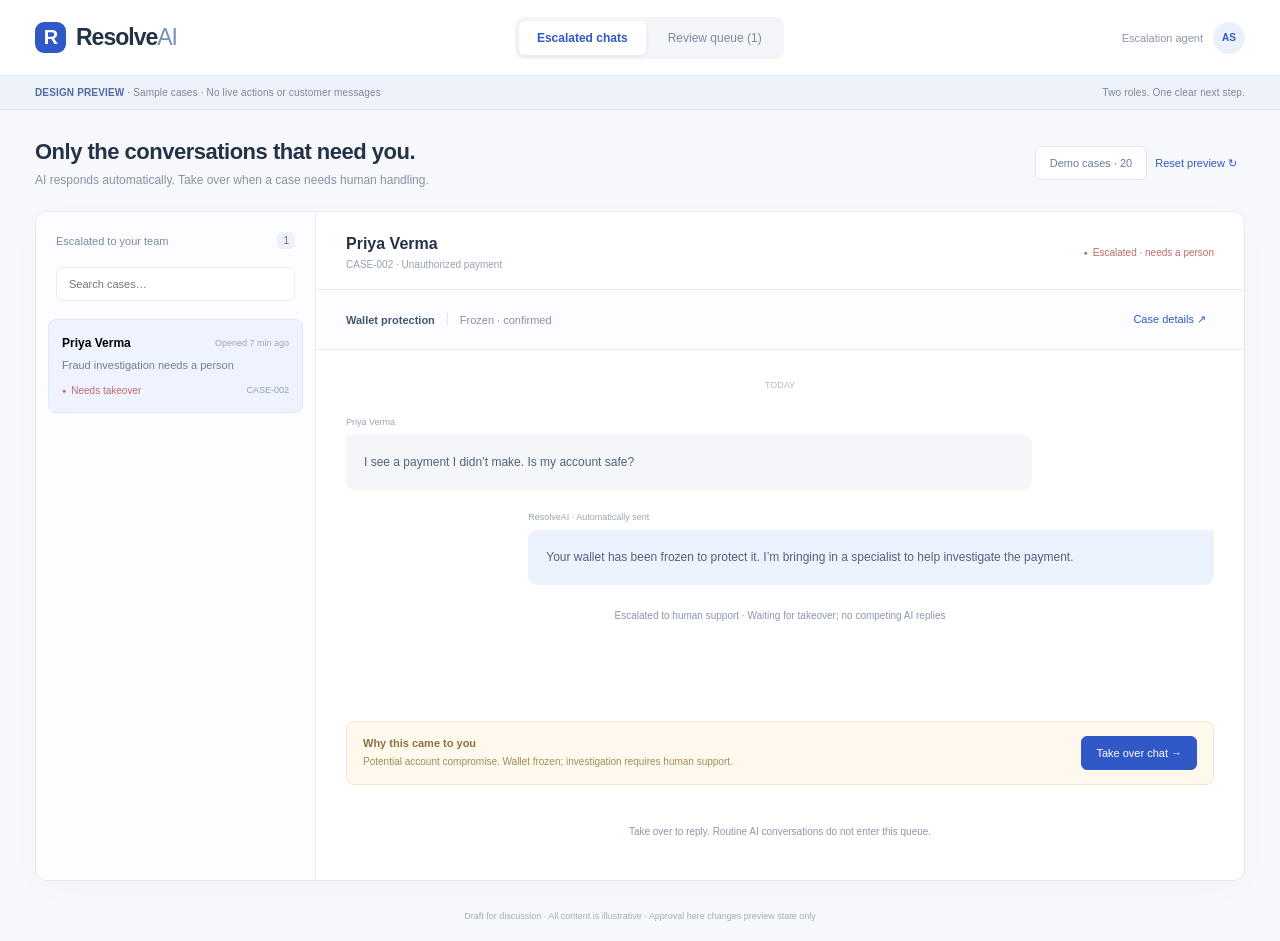
<file: ui/design-preview.html>
<!doctype html>
<html lang="en"><head><meta charset="utf-8"><meta name="viewport" content="width=device-width, initial-scale=1"><title>ResolveAI · Design preview</title>
<style>
:root{--ink:#243247;--muted:#8792a4;--line:#e8ecf2;--blue:#3058c7;--bg:#f6f8fb;--green:#23856c;--amber:#a87720}*{box-sizing:border-box}body{margin:0;color:var(--ink);background:var(--bg);font:14px -apple-system,BlinkMacSystemFont,"Segoe UI",sans-serif}button,input,textarea,select{font:inherit}button{cursor:pointer}button:disabled{opacity:.45;cursor:not-allowed}button:focus-visible,input:focus-visible,textarea:focus-visible{outline:3px solid #a6bdf4;outline-offset:3px}h1,h2,h3,p{margin:0}header{height:76px;border-bottom:1px solid var(--line);background:white;padding:0 35px;display:flex;align-items:center;justify-content:space-between}.brand{font-size:23px;font-weight:750;letter-spacing:-1px;display:flex;gap:10px;align-items:center}.brand-icon{height:31px;width:31px;color:white;background:var(--blue);border-radius:9px;display:grid;place-items:center;font-size:20px}.brand span:last-child{font-weight:400;color:#7d91b5}.nav{display:flex;background:#f3f5f9;padding:4px;border-radius:9px;gap:4px}.nav button{border:0;background:none;color:#7e8b9f;font-size:12px;padding:10px 18px;border-radius:6px}.nav button.active{color:var(--blue);background:white;box-shadow:0 2px 5px #182f6410;font-weight:600}.profile{font-size:11px;color:#8a96a7;display:flex;align-items:center;gap:10px}.avatar{width:32px;height:32px;border-radius:50%;background:#eaf0fc;color:var(--blue);display:grid;place-items:center;font-size:10px;font-weight:600}.preview-banner{padding:11px 35px;font-size:10px;color:#7d8798;display:flex;justify-content:space-between;background:#eef2fa;border-bottom:1px solid #e3e9f4;letter-spacing:.15px}.preview-banner strong{color:#506a9c;font-weight:600}.page-title{padding:29px 35px 24px;display:flex;justify-content:space-between;align-items:center}.page-title h1{font-size:22px;letter-spacing:-.5px;font-weight:650}.page-title p{font-size:12px;color:var(--muted);margin-top:8px}.text-button{background:none;color:var(--blue);border:0;font-size:11px;padding:8px}.layout{margin:0 35px 30px;border:1px solid var(--line);border-radius:12px;background:white;display:grid;grid-template-columns:280px minmax(0,1fr);min-height:670px;overflow:hidden;box-shadow:0 8px 35px #243d5f05}.queue{border-right:1px solid var(--line);padding:20px 12px;background:#fdfdff}.queue-heading{display:flex;justify-content:space-between;padding:0 8px;font-size:11px;color:#7c899e;align-items:center}.count{font-size:10px;background:#edf1f8;border-radius:5px;padding:3px 6px;color:#5e7396}.search{display:block;margin:18px 8px;width:calc(100% - 16px);border:1px solid var(--line);border-radius:7px;padding:10px 12px;font-size:11px;background:#fff;color:var(--ink)}.case-row{width:100%;border:1px solid transparent;background:none;border-radius:8px;text-align:left;padding:16px 13px;margin-bottom:7px}.case-row.selected{background:#eff3ff;border-color:#e0e8ff}.case-row:hover{background:#f3f6fb}.row-top{display:flex;align-items:center;justify-content:space-between}.case-row strong{font-size:12px;font-weight:650}.case-row time{font-size:9px;color:#9ba6b5}.case-row p{font-size:11px;line-height:1.6;color:#6e7e96;margin:7px 0 10px}.row-meta{display:flex;justify-content:space-between;align-items:center;font-size:9px;color:#92a0b4}.status{display:inline-flex;align-items:center;gap:5px;color:#75849a;font-size:10px}.status:before{content:'●';font-size:7px}.status.wait{color:var(--amber)}.status.done{color:var(--green)}.status.attention{color:#bd6b6b}.case-body{display:flex;flex-direction:column;min-width:0}.case-header{padding:23px 30px 19px;display:flex;justify-content:space-between;align-items:center;border-bottom:1px solid var(--line)}.case-header h2{font-size:16px;font-weight:650}.case-header small{font-size:10px;color:#97a1b2;display:block;margin-top:6px}.context{padding:15px 30px;border-bottom:1px solid var(--line);display:flex;align-items:center;gap:12px;font-size:11px;color:#8591a4;background:#fdfdff}.context strong{font-weight:600;color:#435572}.context .separator{height:13px;width:1px;background:#e1e7f0}.context .more{margin-left:auto}.thread{padding:30px;flex:1;min-height:260px}.day{text-align:center;font-size:9px;color:#b0b9c7;margin-bottom:27px}.message{max-width:79%;margin-bottom:22px}.message .label{font-size:9px;color:#9aa5b6;margin-bottom:8px}.bubble{padding:16px 18px;font-size:12px;line-height:1.9;background:#f4f6fa;border-radius:0 9px 9px 9px;color:#52627b;white-space:pre-wrap}.message.outgoing{margin-left:auto}.message.outgoing .bubble{background:#edf2ff;border-radius:9px 0 9px 9px}.event{font-size:10px;line-height:1.7;color:#8c98ac;text-align:center;margin:20px 0}.composer{margin:0 30px 25px;border:1px solid #dde5f3;border-radius:9px;overflow:hidden}.draft-header{padding:12px 15px;display:flex;align-items:center;justify-content:space-between;color:#6d83ac;background:#f7f9ff;font-size:10px}.draft-header strong{color:var(--blue);font-weight:600}.draft-header span:last-child{color:#98a4b7;font-size:9px}textarea{border:0;width:100%;resize:vertical;min-height:110px;color:#52627b;padding:16px;line-height:1.9;font-size:12px;background:white}.compose-bottom{border-top:1px solid var(--line);padding:12px 14px;display:flex;align-items:center;justify-content:space-between;gap:12px}.button{border:1px solid #dfe6f1;background:#fff;border-radius:6px;color:#687c9b;font-size:11px;padding:10px 14px;font-weight:500}.button.primary{background:var(--blue);border-color:var(--blue);color:#fff}.button.danger{color:#bb616b;border-color:#edcfd4}.action-strip{margin:0 30px 18px;background:#fff9ed;border:1px solid #f2e7cd;border-radius:8px;padding:14px 16px;display:flex;align-items:center;justify-content:space-between;gap:15px}.action-strip p{font-size:10px;color:#a28b5d;line-height:1.7}.action-strip strong{font-size:11px;font-weight:600;color:#8b733f;display:block;margin-bottom:4px}.review-content{padding:30px;max-width:820px;width:100%;margin:auto;flex:1}.review-label{font-size:9px;letter-spacing:1.1px;color:#8c9bb3;margin-bottom:10px}.review-content h3{font-size:24px;font-weight:600;letter-spacing:-.6px}.review-content>p{font-size:12px;color:#8a97ab;line-height:1.8;margin-top:9px}.decision-facts{margin-top:30px;border:1px solid var(--line);border-radius:9px;padding:5px 20px}.fact{display:grid;grid-template-columns:155px 1fr;padding:17px 0;border-bottom:1px solid var(--line);gap:12px;font-size:11px;line-height:1.7}.fact:last-child{border:0}.fact dt{color:#8c99ad}.fact dd{margin:0;color:#465975}.policy{padding:17px 20px;background:#f7f9fd;border:1px solid #e8edf5;border-radius:8px;margin-top:20px;font-size:11px;color:#7989a4;line-height:1.9}.policy strong{color:#4f6486;font-weight:600}.evidence-buttons{display:flex;gap:20px;margin-top:18px}.decision-footer{border-top:1px solid var(--line);padding:20px 30px;display:flex;justify-content:space-between;gap:10px;align-items:center}.decision-footer small{font-size:10px;color:#96a2b5}.decision-buttons{display:flex;gap:8px;flex-wrap:wrap}.notice{font-size:11px;line-height:1.8;color:#628372;padding:15px;background:#eef8f2;border-radius:8px;margin-top:20px}.internal-note{border:1px solid var(--line);padding:12px;border-radius:6px;font-size:11px;width:100%;margin-top:18px}.empty{padding:35px 14px;text-align:center;font-size:11px;line-height:1.9;color:#9aa6b8}dialog{border:0;padding:28px;border-radius:12px;box-shadow:0 10px 70px #15244440;max-width:570px;width:90vw;color:var(--ink)}dialog::backdrop{background:#182b4c55}dialog h3{font-size:16px;margin-bottom:15px}dialog p{font-size:12px;color:#6d7e97;line-height:1.9;white-space:pre-line}.dialog-close{float:right;background:none;border:0;font-size:22px;color:#8b98ac}.toast{position:fixed;bottom:22px;left:50%;transform:translateX(-50%);padding:12px 20px;background:#263c63;color:white;border-radius:8px;font-size:11px;box-shadow:0 4px 20px #10264f20}.hidden{display:none!important}.prototype-footer{font-size:9px;color:#a1acbd;text-align:center;padding:0 20px 20px}.case-actions{display:flex;gap:8px;align-items:center}.back-to-agent{margin-top:18px}.empty h3{font-size:14px;color:#697e9e;margin-bottom:8px}
@media(min-width:1500px){.layout{max-width:1400px;margin-left:auto;margin-right:auto}.page-title{max-width:1470px;margin:auto}.case-header,.context{padding-left:40px;padding-right:40px}.thread{padding:35px 40px}.composer,.action-strip{margin-left:40px;margin-right:40px}.review-content{max-width:830px;padding:40px}}
@media(max-width:850px){header{padding:0 20px}.profile{display:none}.layout{margin:0 18px 20px;grid-template-columns:220px minmax(0,1fr)}.page-title{padding:24px 20px}.case-header,.context,.thread{padding-left:20px;padding-right:20px}.composer,.action-strip{margin-left:20px;margin-right:20px}.context{flex-wrap:wrap;gap:8px}.fact{grid-template-columns:120px 1fr}.review-content{padding:24px}.decision-footer{align-items:flex-start;flex-direction:column}.action-strip{align-items:flex-start;flex-direction:column}}
@media(max-width:600px){header{height:auto;min-height:105px;gap:20px;flex-wrap:wrap;padding:18px}.brand{font-size:20px}.nav{width:100%;justify-content:space-around}.nav button{flex:1}.preview-banner{padding:10px 18px;line-height:1.7}.preview-banner>span:last-child{display:none}.page-title h1{font-size:20px}.layout{display:block;min-height:0}.queue{border-right:0;border-bottom:1px solid var(--line);padding:15px}.queue .case-row:not(.selected){display:none}.search{margin:12px 0;width:100%}.case-row{margin:0;padding:12px}.queue-heading{padding:0}.thread{min-height:230px}.case-header{align-items:flex-start;gap:14px}.message{max-width:95%}.composer{margin-bottom:20px}.compose-bottom{flex-wrap:wrap}.review-content{padding:22px}.review-content h3{font-size:22px}.fact{grid-template-columns:1fr;gap:4px;padding:13px 0}.decision-footer{padding:20px}.decision-buttons{width:100%}.decision-buttons button{flex:1;padding:10px}.page-title .text-button{padding-right:0}.action-strip{margin-top:0}}
</style><link rel="stylesheet" href="/ui/demo-panel.css"></head>
<body>
<header><div class="brand"><div class="brand-icon">R</div><div>Resolve<span>AI</span></div></div><nav class="nav" aria-label="Workspace"><button id="agent-tab" class="active">Escalated chats</button><button id="review-tab">Review queue <span id="review-badge"></span></button></nav><div class="profile"><span id="persona">Escalation agent</span><div class="avatar" id="persona-avatar">AS</div></div></header>
<div class="preview-banner"><span><strong>DESIGN PREVIEW</strong> · Sample cases · No live actions or customer messages</span><span>Two roles. One clear next step.</span></div>
<div class="page-title"><div><h1 id="page-title">Escalated conversations.</h1><p id="page-subtitle">AI handles routine chats. You take over only when a case is escalated.</p></div><div><span id="demo-active" class="demo-active-label"></span><button class="button" id="demo-cases">Demo cases · 20</button><button class="text-button" id="reset">Reset preview ↻</button></div></div>
<div class="layout"><aside class="queue"><div class="queue-heading"><span id="queue-title">Needs your attention</span><span class="count" id="queue-count">3</span></div><input class="search" id="search" aria-label="Search sample cases" placeholder="Search cases…"><div id="queue"></div></aside><main class="case-body" id="content"></main></div>
<div class="prototype-footer">Draft for discussion · All content is illustrative · Approval here changes preview state only</div>
<dialog id="details"><button class="dialog-close" id="close-details" aria-label="Close details">×</button><h3 id="details-title"></h3><p id="details-text"></p></dialog>
<div class="toast hidden" role="status" id="toast"></div>
<script src="/ui/demo-scenarios.js"></script>
<script>
const $=s=>document.querySelector(s),escape=s=>String(s).replace(/[&<>"']/g,c=>({'&':'&amp;','<':'&lt;','>':'&gt;','"':'&quot;',"'":'&#39;'}[c]));
let role='agent',selected='priya',pending=true,decision=null,decisionNote='',timer;
let claimed={},sent={},returned={};
const cases={rahul:{name:'Rahul Sharma',id:'CASE-001',issue:'Flight payment failed',amount:'₹5,000',payee:'Flight booking',payment:'Failed · funds debited',time:'4 min',message:'₹5,000 was deducted for my flight booking, but the payment failed. Can you help me get my money back?'},priya:{name:'Priya Verma',id:'CASE-002',issue:'Unauthorized payment',amount:null,payee:'Wallet protection',payment:'Frozen · confirmed',time:'7 min',message:'I see a payment I didn’t make. Is my account safe?'}};
function humanCases(){return ['priya',...(decision==='info'?['rahul']:[])].filter(k=>!returned[k]);}
function status(){if(role==='review')return pending?'Awaiting decision':'Decision recorded';return claimed[selected]?'Human handling':'Escalated · needs a person';}
function toast(message){$('#toast').textContent=message;$('#toast').classList.remove('hidden');clearTimeout(timer);timer=setTimeout(()=>$('#toast').classList.add('hidden'),3200);}
function setRole(value){role=value;selected=value==='review'?'rahul':humanCases()[0]||'priya';$('#search').value='';render();}
function render(){
 $('#agent-tab').classList.toggle('active',role==='agent');$('#review-tab').classList.toggle('active',role==='review');$('#persona').textContent=role==='agent'?'Escalation agent':'Approver';$('#persona-avatar').textContent=role==='agent'?'AS':'RK';$('#review-badge').textContent=pending?'(1)':'';
 $('#page-title').textContent=role==='agent'?'Only the conversations that need you.':'One request. An informed decision.';$('#page-subtitle').textContent=role==='agent'?'AI responds automatically. Take over when a case needs human handling.':'Review the exception; AI keeps routine customer communication moving.';
 $('#queue-title').textContent=role==='agent'?'Escalated to your team':'Awaiting a decision';$('#queue-count').textContent=role==='agent'?humanCases().length:pending?'1':'0';renderQueue();role==='agent'?renderAgent():renderReview();
}
function renderQueue(){const query=$('#search').value.toLowerCase();const rows=role==='agent'?humanCases():pending?['rahul']:[];$('#queue').innerHTML=rows.filter(k=>(cases[k].name+' '+cases[k].issue).toLowerCase().includes(query)).map(k=>{const c=cases[k];return `<button class="case-row ${selected===k?'selected':''}" data-select="${k}"><div class="row-top"><strong>${c.name}</strong><time>Opened ${c.time} ago</time></div><p>${role==='review'?'Refund '+c.amount+' · above auto limit':k==='priya'?'Fraud investigation needs a person':'Reviewer needs customer information'}</p><div class="row-meta"><span class="status ${role==='review'?'wait':'attention'}">${role==='review'?'Waiting for approval':claimed[k]?'Human handling':'Needs takeover'}</span><span>${c.id}</span></div></button>`;}).join('')||'<div class="empty">No cases need your attention.</div>';}
function header(c){return `<div class="case-header"><div><h2>${c.name}</h2><small>${c.id} · ${c.issue}</small></div><span class="status ${role==='review'?'wait':'attention'}">${status()}</span></div>`;}
function renderAgent(){if(!humanCases().includes(selected)){ $('#content').innerHTML='<div class="review-content empty" style="padding-top:140px"><h3>You’re all caught up.</h3><p>AI continues routine conversations. New escalations will appear here.</p></div>';return;}
 const c=cases[selected],taken=claimed[selected];const aiText=selected==='priya'?'Your wallet has been frozen to protect it. I’m bringing in a specialist to help investigate the payment.':'I’ve requested specialist review of your ₹5,000 payment. We need one more detail before the reviewer can decide.';
 const reason=selected==='priya'?'Potential account compromise. Wallet frozen; investigation requires human support.':decisionNote;
 $('#content').innerHTML=header(c)+`<div class="context"><strong>${c.payee}</strong>${c.amount?`<span class="separator"></span><strong>${c.amount}</strong>`:''}<span class="separator"></span><span>${c.payment}</span><button class="text-button more" data-evidence="payment">Case details ↗</button></div><div class="thread"><div class="day">TODAY</div><div class="message"><div class="label">${c.name}</div><div class="bubble">${c.message}</div></div><div class="message outgoing"><div class="label">ResolveAI · Automatically sent</div><div class="bubble">${aiText}</div></div><div class="event">Escalated to human support · ${taken?'AI paused while you handle this conversation':'Waiting for takeover; no competing AI replies'}</div>${(sent[selected]||[]).map(m=>`<div class="message outgoing"><div class="label">You · Sent</div><div class="bubble">${escape(m)}</div></div>`).join('')}</div><div class="action-strip"><div><strong>Why this came to you</strong><p>${escape(reason||'A specialist needs additional customer information.')}</p></div>${!taken?'<button class="button primary" id="takeover">Take over chat →</button>':'<span class="status done">You’re handling this</span>'}</div>${taken?`<div class="composer"><div class="draft-header"><strong>Reply as human support</strong><button class="text-button" id="return-ai">Return to AI</button></div><textarea id="reply" aria-label="Human reply" placeholder="Write your reply to the customer…"></textarea><div class="compose-bottom"><button class="text-button" data-evidence="timeline">View handoff history</button><button class="button primary" id="send-reply">Send reply ↗</button></div></div>`:'<div class="event" style="padding:0 20px 20px">Take over to reply. Routine AI conversations do not enter this queue.</div>'}`;
}
function renderReview(){const c=cases.rahul;if(!pending){const outcome=decision==='approved'?'AI automatically sent the confirmed refund outcome to the customer. No chat-agent review is required.':decision==='rejected'?'AI automatically notified the customer of the rejection and the reviewer’s reason.':'The case is now in Escalated chats. A human will collect the requested information.';$('#content').innerHTML=`<div class="review-content empty" style="padding-top:120px"><h3>Decision recorded.</h3><p>${outcome}</p>${decision==='approved'?'<div class="notice">Preview outcome: ₹5,000 credited to wallet · RFND-T1002<br>ResolveAI: “Your failed flight payment has been reversed and credited to your wallet. Reference RFND-T1002.”</div>':''}<button class="button back-to-agent" id="go-agent">Open escalated chats →</button></div>`;return;}
 $('#content').innerHTML=header(c)+`<div class="review-content"><div class="review-label">AI-ESCALATED REFUND REQUEST</div><h3>Reverse the failed ₹5,000 payment.</h3><p>AI identified the issue and requested a decision. The customer has already received a pending-review update.</p><dl class="decision-facts"><div class="fact"><dt>Payment</dt><dd>Flight booking · T1002</dd></div><div class="fact"><dt>Current state</dt><dd>Failed · funds debited</dd></div><div class="fact"><dt>Requested action</dt><dd>Full reversal of ₹5,000 to the wallet</dd></div><div class="fact"><dt>Why you’re needed</dt><dd>Amount exceeds the ₹2,000 automatic-reversal limit.</dd></div></dl><div class="policy"><strong>Relevant rule</strong><br>Reversals above ₹2,000 require specialist approval before any money moves.<button class="text-button" data-evidence="policy">Read policy ↗</button></div><div class="evidence-buttons"><button class="text-button" data-evidence="conversation">Customer conversation</button><button class="text-button" data-evidence="timeline">Case timeline</button></div><textarea class="internal-note" id="decision-note" aria-label="Decision note" rows="2" placeholder="Add a note (required for rejection or information request)…"></textarea></div><div class="decision-footer"><small>AI sends confirmed approval/rejection outcomes.<br>Request information to hand the conversation to a person.</small><div class="decision-buttons"><button class="button" data-decision="info">Request information</button><button class="button danger" data-decision="rejected">Reject</button><button class="button primary" data-decision="approved">Approve ₹5,000 refund</button></div></div>`;
}
function evidence(type){const c=cases[selected];const content={payment:['Case details',`${c.name} · ${c.id}\n${c.payee}${c.amount?' · '+c.amount:''}\nPayment state: ${c.payment}\n\nOnly the linked payment is shown. Routine AI conversations stay outside the human queue.`],policy:['Policy evidence','Sample internal policy · resolveai_operations.md#Auto-reversal limit\n\nEligible failed/debited payments must be reversed for their exact amount. The automatic limit is ₹2,000; higher amounts need specialist approval.\n\nIllustrative preview only. No policy engine or payment API is called.'],conversation:['Customer conversation',cases.rahul.message+'\n\nResolveAI (automatic): Your request is awaiting specialist approval. No refund has been processed yet.'],timeline:['Case timeline',role==='review'?'Customer reported a failed flight payment.\nAI identified the transaction and retrieved policy.\nGateway held the request above ₹2,000.\nAI notified the customer.\nAwaiting approver decision.':'AI responded to the customer.\nThe case needed specialist handling and was escalated.\n'+(claimed[selected]?'Human took over; AI paused.':'Waiting for human takeover.') ]};$('#details-title').textContent=content[type][0];$('#details-text').textContent=content[type][1];$('#details').showModal();}
document.addEventListener('click',e=>{const row=e.target.closest('[data-select]');if(row){selected=row.dataset.select;render();}const detail=e.target.closest('[data-evidence]');if(detail)evidence(detail.dataset.evidence);if(e.target.closest('#takeover')){claimed[selected]=true;toast('Preview: human takeover confirmed. AI is paused for this case.');render();}if(e.target.closest('#return-ai')){returned[selected]=true;toast('Preview: returned to AI. Human conversation ownership released.');selected=humanCases()[0]||'priya';render();}if(e.target.closest('#go-agent'))setRole('agent');if(e.target.closest('#send-reply')){const text=$('#reply').value.trim();if(!text){toast('Write a reply before sending.');return;}(sent[selected]??=[]).push(text);toast('Preview: human reply sent after takeover. No real customer contacted.');render();}const button=e.target.closest('[data-decision]');if(button){const value=button.dataset.decision,note=$('#decision-note').value.trim();if(value!=='approved'&&!note){toast('Add a note so the next step is clear.');$('#decision-note').focus();return;}decision=value;decisionNote=note;pending=false;toast(value==='info'?'Preview: escalated to a human to collect information.':'Preview: AI automatically sent the decision outcome.');render();}});
$('#agent-tab').onclick=()=>setRole('agent');$('#review-tab').onclick=()=>setRole('review');$('#search').oninput=renderQueue;$('#close-details').onclick=()=>$('#details').close();$('#reset').onclick=()=>{pending=true;decision=null;decisionNote='';claimed={};sent={};returned={};setRole('agent');toast('Preview reset.');};render();
</script><script src="/ui/demo-panel.js"></script><script src="/ui/review-access.js"></script></body></html>
</file>
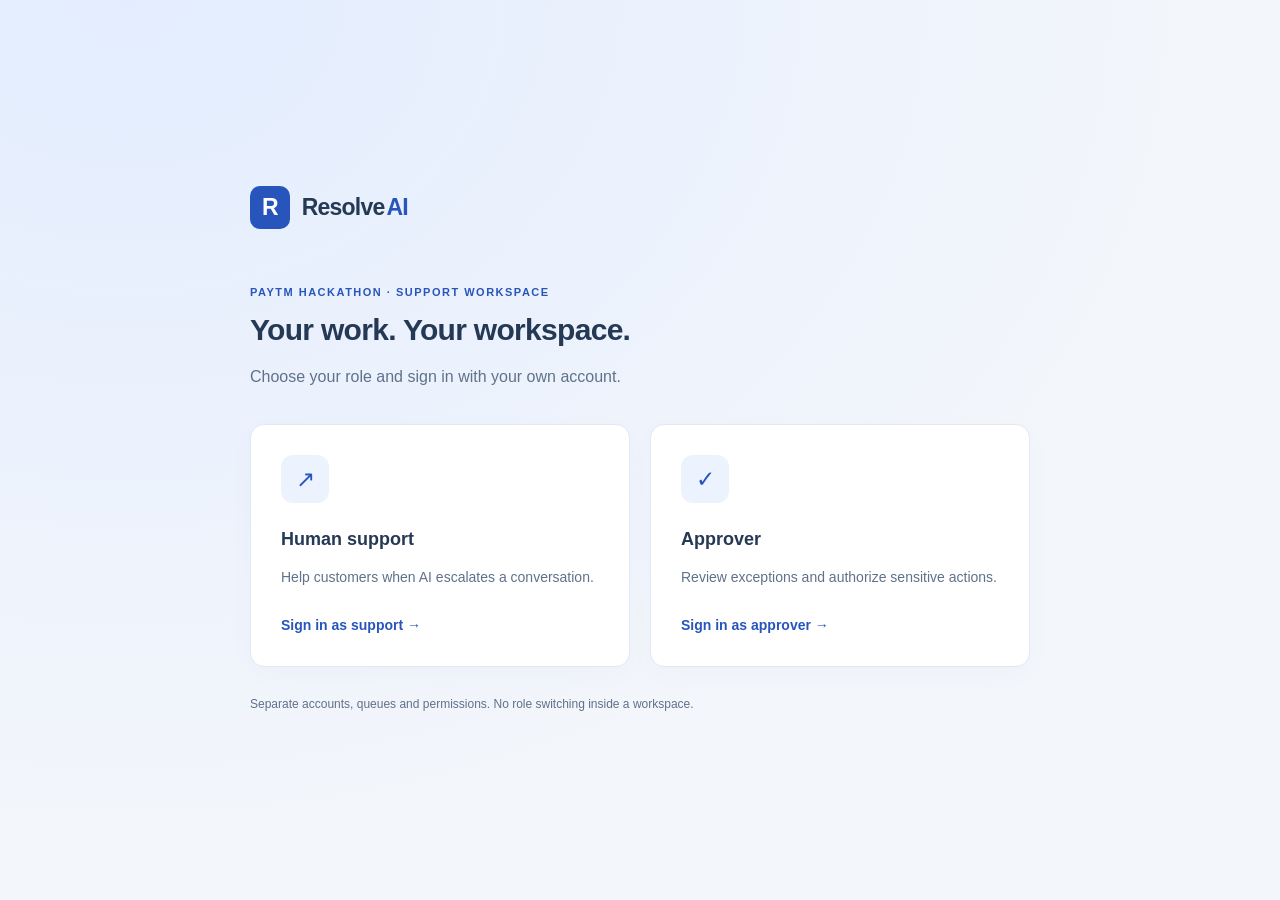
<file: ui/login-choice.html>
<!doctype html>
<html lang="en"><head><meta charset="utf-8"><meta name="viewport" content="width=device-width,initial-scale=1"><title>Sign in · ResolveAI</title><link rel="stylesheet" href="/ui/access.css"></head>
<body class="login-body"><main class="login-shell"><a class="brand" href="/"><span class="brand-mark">R</span>Resolve<span>AI</span></a><p class="eyebrow">PAYTM HACKATHON · SUPPORT WORKSPACE</p><h1>Your work. Your workspace.</h1><p class="intro">Choose your role and sign in with your own account.</p><div class="role-options"><a class="role-option" href="/login/agent"><span class="role-icon">↗</span><h2>Human support</h2><p>Help customers when AI escalates a conversation.</p><span class="link-label">Sign in as support →</span></a><a class="role-option" href="/login/approver"><span class="role-icon">✓</span><h2>Approver</h2><p>Review exceptions and authorize sensitive actions.</p><span class="link-label">Sign in as approver →</span></a></div><p class="fine-print">Separate accounts, queues and permissions. No role switching inside a workspace.</p></main></body></html>
</file>
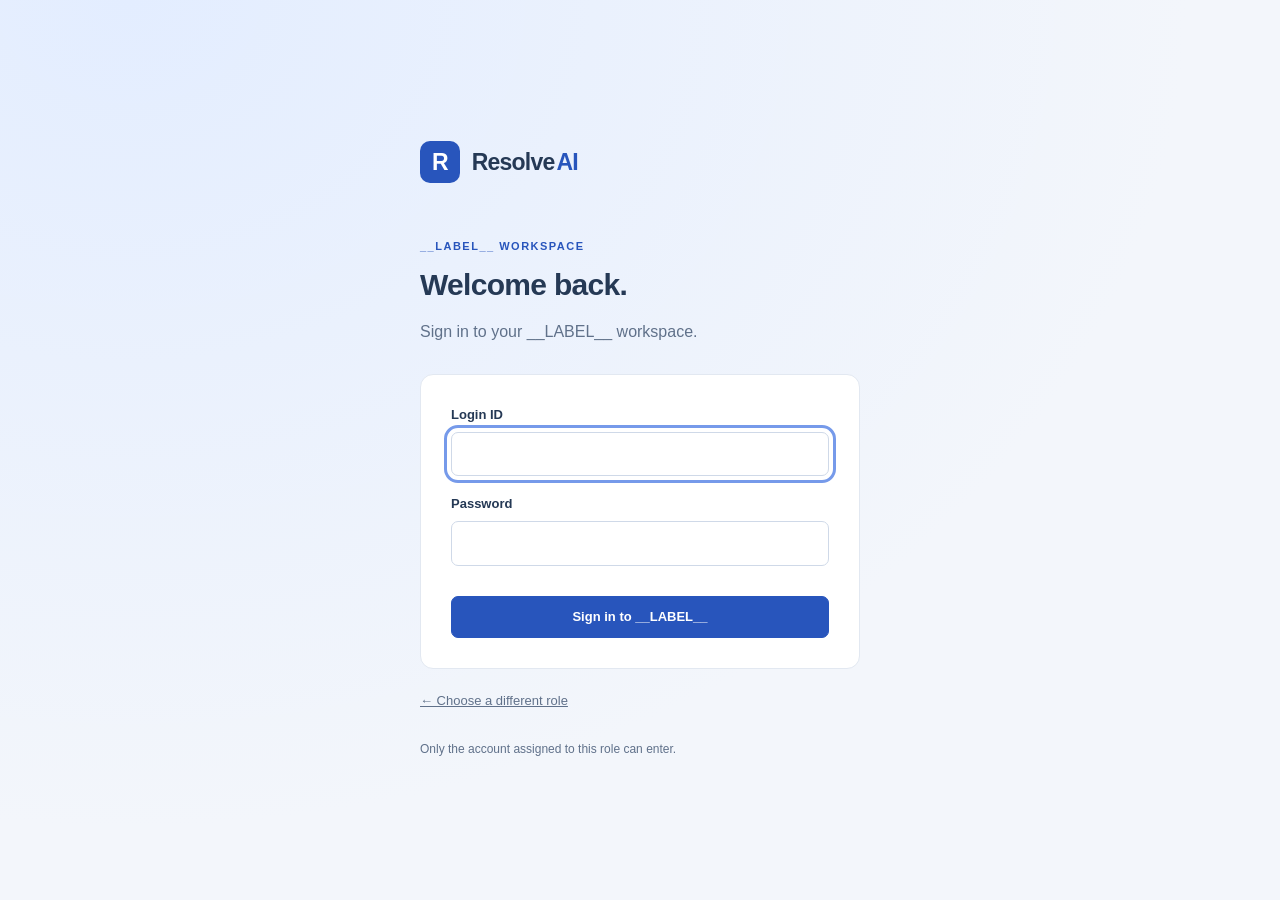
<file: ui/login.html>
<!doctype html>
<html lang="en"><head><meta charset="utf-8"><meta name="viewport" content="width=device-width,initial-scale=1"><title>__LABEL__ sign in · ResolveAI</title><link rel="stylesheet" href="/ui/access.css"><script src="/ui/login.js" defer></script></head>
<body class="login-body" data-role="__ROLE__"><main class="login-shell login-narrow"><a class="brand" href="/"><span class="brand-mark">R</span>Resolve<span>AI</span></a><p class="eyebrow">__LABEL__ WORKSPACE</p><h1>Welcome back.</h1><p class="intro">Sign in to your __LABEL__ workspace.</p><form id="login-form" class="login-card"><label for="username">Login ID</label><input id="username" name="username" autocomplete="username" required maxlength="100" autofocus><label for="password">Password</label><input id="password" name="password" type="password" autocomplete="current-password" required maxlength="200"><p id="login-error" class="error" role="alert"></p><button class="button primary full" id="login-submit" type="submit">Sign in to __LABEL__</button></form><a class="muted-link" href="/">← Choose a different role</a><p class="fine-print">Only the account assigned to this role can enter.</p></main></body></html>
</file>
<file: ui/demo-panel.css>
#demo-catalog{width:min(1040px,95vw);max-width:1040px;max-height:90vh;padding:25px}#demo-catalog::backdrop{background:#182b4c66}.catalog-heading{display:flex;align-items:center;justify-content:space-between;gap:20px}.catalog-heading h2{font-size:19px}.catalog-note{color:#7b889d;font-size:11px;line-height:1.8;margin:14px 0}.catalog-controls{display:flex;gap:10px;align-items:center;flex-wrap:wrap;margin:15px 0}.catalog-controls select{border:1px solid #dce4f1;padding:9px;border-radius:6px;color:#516783;background:white;font:inherit;font-size:11px}.catalog-results{font-size:11px;color:#6d819f;margin-bottom:12px}.scenario-row{border:1px solid #e5eaf2;border-radius:9px;padding:15px 17px;margin:10px 0}.scenario-row-top{display:flex;justify-content:space-between;align-items:center;gap:16px}.scenario-row h3{font-size:12px}.scenario-row small{display:block;font-size:10px;color:#91a0b5;margin-top:5px}.scenario-row details{font-size:11px;color:#657a97;line-height:1.8;margin-top:12px}.scenario-row summary{cursor:pointer;color:#5578b0}.scenario-row p{font-size:11px;line-height:1.8;margin-top:9px;white-space:normal}.catalog-route{display:inline-block;padding:4px 7px;border-radius:5px;background:#f1f4fa;color:#6a7d9b;font-size:9px;white-space:nowrap}.catalog-buttons{display:flex;gap:8px;align-items:center;flex-wrap:wrap}.scenario-observation{padding:24px 30px;border-bottom:1px solid #e8ecf2;background:#fafbfe}.scenario-observation strong{font-size:12px;color:#425e8c}.scenario-observation p{font-size:11px;line-height:1.8;color:#8291a8;margin-top:8px}.demo-result{margin-top:15px;font-size:11px;color:#277f65}.scenario-meta{padding:0 30px 22px;font-size:10px;line-height:1.8;color:#8391a6}.scenario-meta details{border-top:1px solid #e8ecf2;padding-top:12px}.scenario-meta summary{cursor:pointer;color:#607fae}.scenario-meta p{margin-top:8px;white-space:normal}.scenario-meta .cap-gap{color:#a37a36}.demo-active-label{font-size:10px;color:#738ab0;display:inline-block;margin-right:10px}#catalog-close{font-size:22px;background:none;border:0;color:#8293ad;padding:3px 8px}@media(max-width:600px){.scenario-row-top{align-items:flex-start;flex-direction:column}#demo-catalog{padding:18px}.scenario-observation{padding:20px}.catalog-buttons .button{padding:8px 10px}}
</file>
<file: ui/access.css>
:root{--blue:#2855bc;--ink:#253955;--muted:#60718a;--line:#e2e8f1;--bg:#f3f6fb;--green:#177456;--amber:#8d601b;--red:#ab3647}*{box-sizing:border-box}body{margin:0;background:var(--bg);color:var(--ink);font:14px/1.6 -apple-system,BlinkMacSystemFont,"Segoe UI",sans-serif}h1,h2,h3,p{margin:0}h1{font-size:30px;line-height:1.25;letter-spacing:-.7px}h2{font-size:18px}h3{font-size:15px}a{color:var(--blue)}button,input,textarea,select{font:inherit}button,a,input,textarea,select{outline-offset:4px}button:focus-visible,a:focus-visible,input:focus-visible,textarea:focus-visible,select:focus-visible{outline:3px solid #769aea}button{cursor:pointer}button:disabled{opacity:.55;cursor:wait}.brand{display:inline-flex;align-items:center;font-size:23px;font-weight:750;letter-spacing:-.8px;text-decoration:none;color:var(--ink);gap:2px}.brand>span:last-child{color:var(--blue)}.brand-mark{background:var(--blue);color:white;border-radius:10px;padding:3px 12px;margin-right:10px;font-size:23px}.eyebrow{font-size:11px;letter-spacing:1.5px;font-weight:650;color:var(--blue);text-transform:uppercase;margin-bottom:10px}.subtle,.intro,.fine-print,.footer-note{color:var(--muted)}.intro{margin-top:15px;font-size:16px}.fine-print{font-size:12px;margin-top:28px}.button{display:inline-flex;justify-content:center;align-items:center;padding:10px 16px;border:1px solid #d3dcea;border-radius:7px;background:white;color:#435d7e;font-size:13px;text-decoration:none;font-weight:600}.button.primary{background:var(--blue);border-color:var(--blue);color:white}.button.danger{color:var(--red);border-color:#e7bdc4}.full{width:100%;margin-top:12px}.login-body{min-height:100vh;display:grid;place-items:center;padding:40px 22px;background:radial-gradient(ellipse at 10% 0,#e3edff,transparent 65%),var(--bg)}.login-shell{max-width:780px;width:100%;margin:auto}.login-shell>.brand{margin-bottom:55px}.login-narrow{max-width:440px}.role-options{display:grid;grid-template-columns:1fr 1fr;gap:20px;margin-top:35px}.role-option{display:block;padding:30px;background:white;border:1px solid var(--line);border-radius:14px;text-decoration:none;color:var(--ink);box-shadow:0 8px 30px #22447706}.role-option:hover{border-color:#9bb4e9;box-shadow:0 10px 35px #22447712}.role-option p{margin:12px 0 25px;color:var(--muted)}.role-icon{display:inline-grid;place-items:center;background:#edf2ff;color:var(--blue);font-size:23px;width:48px;height:48px;border-radius:12px;margin-bottom:22px}.link-label{font-weight:650;color:var(--blue)}.login-card{background:white;padding:30px;border-radius:13px;border:1px solid var(--line);margin:30px 0 20px}.login-card label{display:block;font-size:13px;font-weight:600;margin-bottom:6px}.login-card input{width:100%;margin-bottom:18px}.muted-link{font-size:13px;color:var(--muted)}input,textarea,select{border:1px solid #cfd9e8;border-radius:7px;padding:10px 12px;color:var(--ink);background:white}textarea{width:100%;resize:vertical;min-height:95px;line-height:1.7}.error{color:var(--red);font-size:13px;min-height:20px}.error:empty{min-height:0}.workspace-header{height:82px;background:white;border-bottom:1px solid var(--line);padding:0 4%;display:flex;align-items:center;gap:35px}.workspace-label{color:var(--blue);font-size:13px;border-left:1px solid var(--line);padding-left:28px}.account{margin-left:auto;display:flex;align-items:center;gap:18px;color:var(--muted);font-size:12px}#workspace{max-width:1450px;margin:auto;padding:35px 4% 15px}.page-heading{display:flex;justify-content:space-between;align-items:center;gap:22px;margin-bottom:26px}.page-heading .subtle{margin-top:10px}.heading-actions{display:flex;gap:10px;flex-wrap:wrap}.work-layout{display:grid;grid-template-columns:300px minmax(0,1fr);min-height:620px;background:white;border:1px solid var(--line);border-radius:13px;overflow:hidden;box-shadow:0 8px 35px #23385804}.queue-panel{border-right:1px solid var(--line);padding:22px 15px}.queue-heading{display:flex;align-items:center;justify-content:space-between;gap:8px;padding:0 7px 20px}.queue-heading h2{font-size:13px}.count{padding:2px 9px;background:#edf2ff;color:var(--blue);border-radius:5px;font-size:12px}.queue-panel>input,.queue-panel>select{width:100%;margin-bottom:12px;font-size:12px}.case-row{width:100%;text-align:left;background:white;border:1px solid transparent;border-radius:8px;padding:15px 12px;margin:3px 0;color:var(--ink)}.case-row:hover{background:#f7f9fd}.case-row.selected{background:#eff4ff;border-color:#d9e4fa}.case-row strong{display:block;font-size:13px}.case-row p{color:var(--muted);font-size:12px;white-space:nowrap;text-overflow:ellipsis;overflow:hidden;margin:5px 0}.case-row small{display:flex;justify-content:space-between;color:#75859b;font-size:10px;gap:10px}.case-panel{min-width:0}.case-header{padding:25px 30px;border-bottom:1px solid var(--line);display:flex;justify-content:space-between;align-items:flex-start;gap:20px}.case-header p{font-size:12px;color:var(--muted);margin-top:5px}.status{font-size:11px;padding:5px 9px;background:#f3f5fa;border-radius:6px;white-space:nowrap;color:#61718a}.status.wait{background:#fff6e5;color:var(--amber)}.status.done{background:#e9f7f0;color:var(--green)}.case-inner{padding:28px 30px}.summary{font-size:14px;line-height:1.8;margin-bottom:24px}.facts{border:1px solid var(--line);border-radius:9px;padding:5px 20px;margin:20px 0}.fact{display:grid;grid-template-columns:145px 1fr;padding:14px 0;gap:15px;border-bottom:1px solid var(--line);font-size:13px}.fact:last-child{border:0}.fact dt{color:var(--muted)}.fact dd{margin:0;overflow-wrap:anywhere}.policy{padding:16px 18px;background:#f4f7fd;border:1px solid #e1e9f8;border-radius:8px;font-size:13px;overflow-wrap:anywhere}.policy strong{display:block;margin-bottom:5px}.thread{margin:18px 0 25px}.message{max-width:88%;margin:18px 0}.message.outgoing{margin-left:auto}.message small{color:var(--muted);font-size:11px}.bubble{background:#f2f5f9;border-radius:0 9px 9px 9px;padding:13px 17px;white-space:pre-wrap;overflow-wrap:anywhere;margin-top:6px;font-size:13px}.outgoing .bubble{background:#edf2ff;border-radius:9px 0 9px 9px}.composer-label{display:block;font-size:12px;font-weight:600;margin:20px 0 9px}.case-actions{display:flex;gap:10px;flex-wrap:wrap;margin-top:15px}.empty{padding:65px 25px;color:var(--muted);text-align:center}.empty h2{color:#536987;margin-bottom:12px}.empty p{font-size:13px}.queue-panel .empty{padding:30px 10px;font-size:13px}.footer-note{text-align:center;font-size:11px;margin-top:20px}.global-error{margin:0 0 15px}.notice{background:#eaf6f0;color:#306e58;padding:12px 17px;border-radius:7px;font-size:13px;margin:0 0 18px}.demo-banner{background:#fff6e4;border:1px solid #efdfba;color:#856121;border-radius:7px;padding:13px 16px;font-size:12px;margin-bottom:20px}.decision-result{padding:16px;background:#eaf6f0;color:var(--green);border-radius:7px;margin-top:15px}details{font-size:12px;color:var(--muted);margin:18px 0}summary{cursor:pointer;font-weight:600;color:#486a9d}details .thread{font-size:13px}.audit-entry{padding:10px 0;border-bottom:1px solid var(--line);overflow-wrap:anywhere}dialog{border:1px solid var(--line);border-radius:14px;padding:28px;max-width:980px;width:94vw;max-height:88vh;color:var(--ink)}dialog::backdrop{background:#172b4e70}.dialog-heading{display:flex;justify-content:space-between;align-items:center;gap:20px;margin-bottom:15px}.catalog-controls{display:flex;align-items:center;gap:12px;flex-wrap:wrap;margin:22px 0;font-size:12px}.scenario{border:1px solid var(--line);border-radius:9px;padding:18px;margin:12px 0}.scenario-top{display:flex;justify-content:space-between;align-items:flex-start;gap:15px}.scenario h3{font-size:14px}.scenario p{font-size:12px;margin:8px 0;color:var(--muted)}.scenario small{font-size:11px;color:var(--muted)}.scenario .button{font-size:11px;white-space:nowrap}.gap{color:var(--amber)!important}.sr-only{position:absolute;width:1px;height:1px;padding:0;margin:-1px;overflow:hidden;clip:rect(0,0,0,0);white-space:nowrap;border:0}[hidden]{display:none!important}@media(min-width:1500px){#workspace{padding-left:20px;padding-right:20px}}@media(max-width:900px){.workspace-header{gap:15px}.workspace-label{padding-left:15px}.account{gap:10px}.page-heading{align-items:flex-start}.work-layout{grid-template-columns:250px minmax(0,1fr)}.case-header,.case-inner{padding:22px}.fact{grid-template-columns:110px 1fr}}@media(max-width:650px){.workspace-header{height:auto;min-height:85px;flex-wrap:wrap;padding:16px 20px;gap:12px}.brand{font-size:20px}.workspace-label{font-size:11px}.account{width:100%;justify-content:space-between}#workspace{padding:25px 16px}.page-heading{flex-direction:column}h1{font-size:25px}.work-layout{display:block;min-height:0}.queue-panel{border-right:0;border-bottom:1px solid var(--line)}#case-list{max-height:230px;overflow:auto}.case-header,.case-inner{padding:20px}.case-header{gap:10px}.fact{grid-template-columns:1fr;gap:5px}.message{max-width:96%}.role-options{grid-template-columns:1fr}.login-shell>.brand{margin-bottom:36px}.login-card{padding:25px}.scenario-top{flex-direction:column}.case-actions .button{flex:1}.footer-note{font-size:10px}}
</file>
